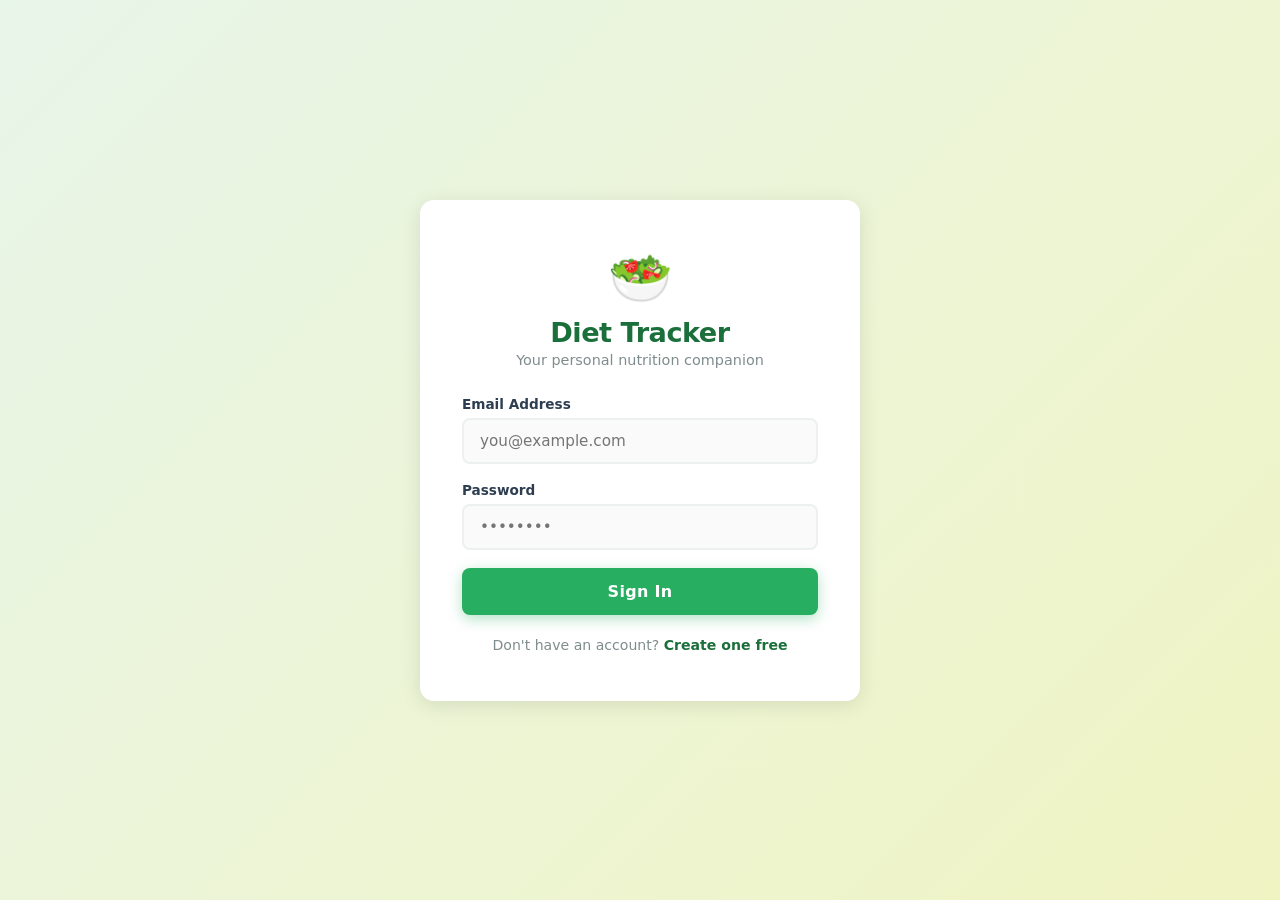
<file: src/main/Webapp/index.html>
<!DOCTYPE html>
<html lang="en">
<head>
    <meta charset="UTF-8">
    <meta name="viewport" content="width=device-width, initial-scale=1.0">
    <title>Diet Tracker — Login</title>
    <link rel="stylesheet" href="css/style.css">
</head>
<body>
<div class="page-center">
    <div class="auth-card">

        <div class="auth-logo">
            <span class="logo-icon">🥗</span>
            <h1>Diet Tracker</h1>
            <p>Your personal nutrition companion</p>
        </div>

        <div class="alert alert-error"  id="errorMsg"></div>
        <div class="alert alert-success" id="successMsg"></div>

        <div class="form-group">
            <label for="email">Email Address</label>
            <input type="email" id="email" placeholder="you@example.com" autocomplete="email">
        </div>

        <div class="form-group">
            <label for="password">Password</label>
            <input type="password" id="password" placeholder="••••••••" autocomplete="current-password">
        </div>

        <button class="btn btn-primary" id="loginBtn" onclick="handleLogin()">
            Sign In
        </button>

        <div class="auth-footer">
            Don't have an account? <a href="signup.html">Create one free</a>
        </div>
    </div>
</div>

<script>
    // Redirect if already logged in
    if (localStorage.getItem('userId')) {
        window.location.href = 'view-plans.html';
    }

    function showError(msg) {
        const el = document.getElementById('errorMsg');
        el.textContent = msg;
        el.classList.add('show');
        document.getElementById('successMsg').classList.remove('show');
    }

    function showSuccess(msg) {
        const el = document.getElementById('successMsg');
        el.textContent = msg;
        el.classList.add('show');
        document.getElementById('errorMsg').classList.remove('show');
    }

    async function handleLogin() {
        const email    = document.getElementById('email').value.trim();
        const password = document.getElementById('password').value;
        const btn      = document.getElementById('loginBtn');

        if (!email || !password) { showError('Please fill in all fields.'); return; }

        btn.disabled = true;
        btn.innerHTML = '<span class="spinner"></span> Signing in…';

        try {
            const res  = await fetch('/api/login', {
                method:  'POST',
                headers: { 'Content-Type': 'application/json' },
                body:    JSON.stringify({ email, password })
            });
            const data = await res.json();

            if (data.success) {
                localStorage.setItem('userId',   data.userId);
                localStorage.setItem('userName', data.name);
                showSuccess('Welcome back, ' + data.name + '! Redirecting…');
                setTimeout(() => window.location.href = 'view-plans.html', 800);
            } else {
                showError(data.message || 'Login failed.');
                btn.disabled = false;
                btn.textContent = 'Sign In';
            }
        } catch (e) {
            showError('Server error. Please try again.');
            btn.disabled = false;
            btn.textContent = 'Sign In';
        }
    }

    // Allow Enter key
    document.addEventListener('keydown', e => { if (e.key === 'Enter') handleLogin(); });
</script>
</body>
</html>
</file>
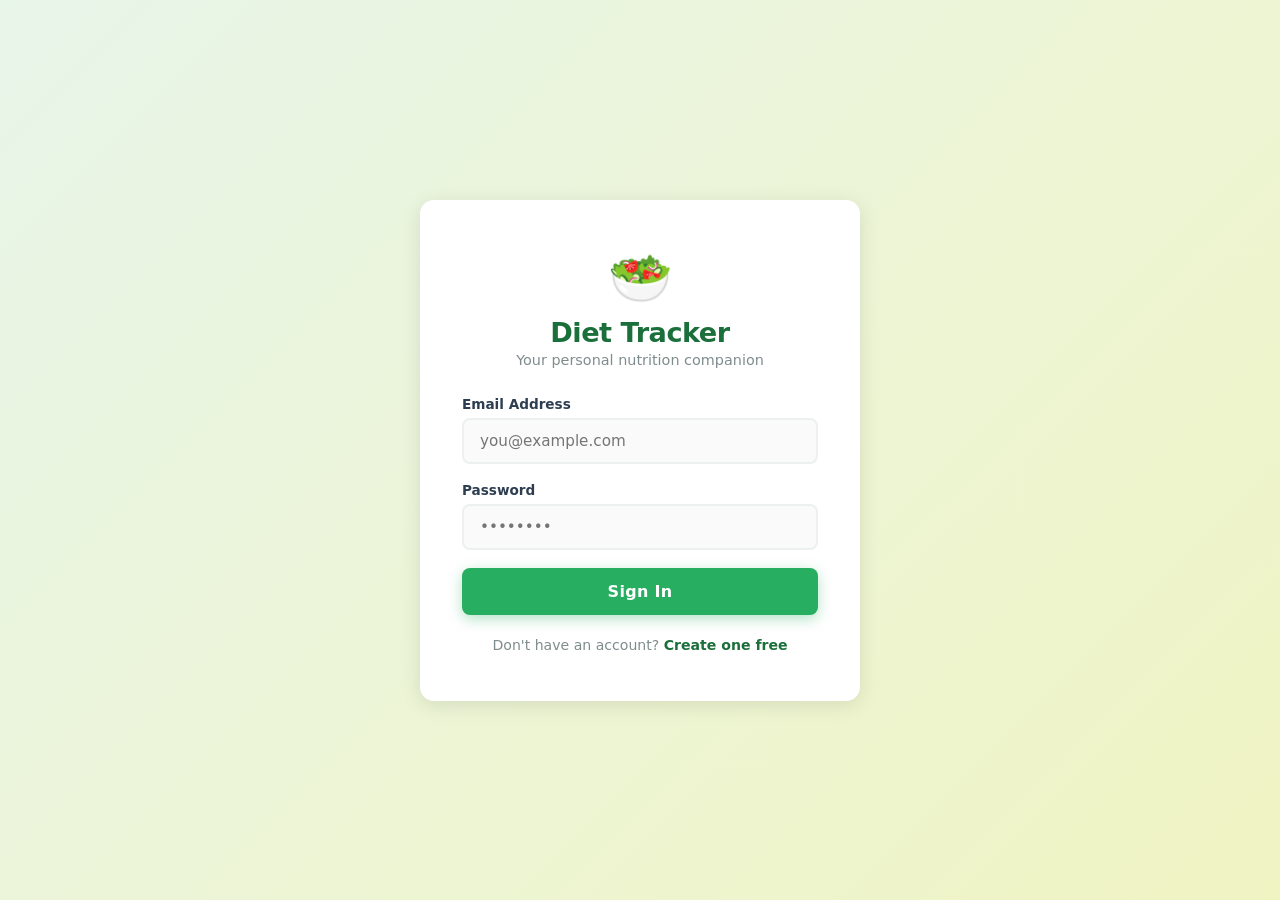
<file: src/main/Webapp/add-diet.html>
<!DOCTYPE html>
<html lang="en">
<head>
    <meta charset="UTF-8">
    <meta name="viewport" content="width=device-width, initial-scale=1.0">
    <title>Diet Tracker — Add Plan</title>
    <link rel="stylesheet" href="css/style.css">
    <style>
        .section-title {
            font-size: .8rem;
            font-weight: 700;
            text-transform: uppercase;
            letter-spacing: 1px;
            color: var(--gray);
            margin: 24px 0 12px;
        }
        .two-col { display: grid; grid-template-columns: 1fr 1fr; gap: 16px; }
        .meal-type-select {
            padding: 7px 10px;
            border: 1.5px solid var(--gray-light);
            border-radius: var(--radius-sm);
            font-family: var(--font);
            font-size: .85rem;
            background: #fafafa;
        }
        .total-bar {
            background: var(--green-pale);
            border: 2px solid var(--green-light);
            border-radius: var(--radius-sm);
            padding: 14px 20px;
            display: flex;
            justify-content: space-between;
            align-items: center;
            margin-top: 16px;
        }
        .total-bar .total-label { font-size: .9rem; color: var(--gray); font-weight: 600; }
        .total-bar .total-kcal  { font-size: 1.5rem; font-weight: 900; color: var(--green-dark); }
        .food-item-added { background: var(--green-pale) !important; }
        .search-hint { font-size: .8rem; color: var(--gray); margin-bottom: 8px; }
        .no-results  { text-align: center; padding: 24px; color: var(--gray); font-size: .9rem; }
    </style>
</head>
<body>

<!-- ── Layout ── -->
<div class="app-wrapper">

    <!-- Sidebar -->
    <aside class="sidebar">
        <div class="sidebar-logo">
            <span class="logo-icon">🥗</span>
            <h2>Diet Tracker</h2>
            <p id="sidebarName">Loading…</p>
        </div>
        <nav class="sidebar-nav">
            <a href="view-plans.html">
                <span class="nav-icon">📋</span>
                <span>My Plans</span>
            </a>
            <a href="add-diet.html" class="active">
                <span class="nav-icon">➕</span>
                <span>Add Plan</span>
            </a>
        </nav>
        <div class="sidebar-footer">
            <button class="btn btn-outline" onclick="logout()" style="width:100%">
                <span>🚪</span> <span>Logout</span>
            </button>
        </div>
    </aside>

    <!-- Main Content -->
    <main class="main-content">
        <div class="page-header">
            <h1>➕ Create Diet Plan</h1>
            <p>Search real food data and build your personalised meal plan</p>
        </div>

        <div class="alert alert-error"   id="errorMsg"></div>
        <div class="alert alert-success" id="successMsg"></div>

        <!-- ── Plan Details ── -->
        <div class="card">
            <div class="card-header"><h2>📝 Plan Details</h2></div>

            <div class="two-col">
                <div class="form-group">
                    <label for="planName">Plan Name *</label>
                    <input type="text" id="planName" placeholder="e.g. Monday Meal Plan">
                </div>
                <div class="form-group">
                    <label for="goal">Your Goal *</label>
                    <select id="goal">
                        <option value="">— Select goal —</option>
                        <option value="weight_loss">🔥 Weight Loss</option>
                        <option value="muscle_gain">💪 Muscle Gain</option>
                        <option value="maintenance">⚖️ Maintenance</option>
                        <option value="endurance">🏃 Endurance</option>
                    </select>
                </div>
            </div>

            <div class="form-group" style="max-width:200px">
                <label for="calorieTarget">Daily Calorie Target (kcal) *</label>
                <input type="number" id="calorieTarget" placeholder="2000" min="500" max="6000">
            </div>
        </div>

        <!-- ── Food Search ── -->
        <div class="card">
            <div class="card-header"><h2>🔍 Search Foods</h2></div>
            <p class="search-hint">Search using Open Food Facts database — completely free, no key needed.</p>

            <div class="search-row">
                <input type="text" id="foodSearch" placeholder="Search: apple, chicken, rice…" onkeydown="if(event.key==='Enter') searchFood()">
                <button class="btn btn-primary" onclick="searchFood()" id="searchBtn" style="width:auto; padding:12px 22px">
                    🔍 Search
                </button>
            </div>

            <div class="food-results" id="foodResults" style="display:none"></div>
        </div>

        <!-- ── Meal Builder ── -->
        <div class="card">
            <div class="card-header">
                <h2>🍽️ Meal Items</h2>
                <span id="itemCount" style="font-size:.85rem;color:var(--gray)">0 items added</span>
            </div>

            <div id="mealBuilderList">
                <div class="empty-state" id="emptyMealState">
                    <div class="empty-icon">🥦</div>
                    <h3>No food items yet</h3>
                    <p>Search for foods above and click to add them here</p>
                </div>
            </div>

            <!-- Running total -->
            <div class="total-bar" id="totalBar" style="display:none">
                <span class="total-label">🔥 Total Calories</span>
                <span class="total-kcal" id="totalKcal">0 kcal</span>
            </div>
        </div>

        <!-- ── Save ── -->
        <div style="display:flex; gap:14px; justify-content:flex-end; padding-bottom:40px">
            <a href="view-plans.html" class="btn btn-secondary">Cancel</a>
            <button class="btn btn-primary" onclick="savePlan()" id="saveBtn" style="width:auto;padding:14px 36px">
                💾 Save Diet Plan
            </button>
        </div>

    </main>
</div>

<script>
    /* ── Auth guard ───────────────────────── */
    const userId   = localStorage.getItem('userId');
    const userName = localStorage.getItem('userName');
    if (!userId) window.location.href = 'index.html';
    document.getElementById('sidebarName').textContent = userName || 'User';

    /* ── Meal items state ─────────────────── */
    let mealItems = [];   // { foodName, mealType, quantity, unit, kcal }

    /* ── Food Search ──────────────────────── */
    async function searchFood() {
        const query   = document.getElementById('foodSearch').value.trim();
        const btn     = document.getElementById('searchBtn');
        const results = document.getElementById('foodResults');

        if (!query) return;

        btn.disabled = true;
        btn.innerHTML = '<span class="spinner"></span>';
        results.style.display = 'block';
        results.innerHTML = '<p style="padding:16px;color:var(--gray);text-align:center">🔍 Searching Open Food Facts…</p>';

        try {
            const res  = await fetch('/api/food-search?q=' + encodeURIComponent(query));
            const data = await res.json();

            const products = data.products || [];
            if (products.length === 0) {
                results.innerHTML = '<p class="no-results">No results found. Try a different term.</p>';
                return;
            }

            results.innerHTML = '';
            products.forEach(p => {
                const name  = p.product_name || 'Unknown food';
                const n     = p.nutriments || {};
                const kcal  = Math.round(n['energy-kcal_100g'] || n['energy-kcal'] || 0);
                const prot  = Math.round(n['proteins_100g']    || 0);
                const carbs = Math.round(n['carbohydrates_100g'] || 0);
                const fat   = Math.round(n['fat_100g']         || 0);

                const div = document.createElement('div');
                div.className = 'food-item';
                div.innerHTML = `
                    <div>
                        <span class="food-name">${sanitize(name)}</span>
                        <small style="color:var(--gray);display:block;margin-top:2px">
                            P:${prot}g · C:${carbs}g · F:${fat}g per 100g
                        </small>
                    </div>
                    <span class="food-kcal">${kcal} kcal</span>
                `;
                div.onclick = () => addFoodItem({ foodName: name, kcal, div });
                results.appendChild(div);
            });

        } catch (e) {
            results.innerHTML = '<p class="no-results">⚠️ Could not reach food API. Check your connection.</p>';
        } finally {
            btn.disabled = false;
            btn.textContent = '🔍 Search';
        }
    }

    /* ── Add food to meal builder ─────────── */
    function addFoodItem({ foodName, kcal, div }) {
        const id = Date.now();
        mealItems.push({ id, foodName, mealType: 'breakfast', quantity: 100, unit: 'g', kcal });
        div.classList.add('food-item-added');
        renderMealBuilder();
    }

    /* ── Render meal builder rows ─────────── */
    function renderMealBuilder() {
        const list = document.getElementById('mealBuilderList');

        if (mealItems.length === 0) {
            list.innerHTML = `
                <div class="empty-state" id="emptyMealState">
                    <div class="empty-icon">🥦</div>
                    <h3>No food items yet</h3>
                    <p>Search for foods above and click to add them here</p>
                </div>`;
            document.getElementById('totalBar').style.display   = 'none';
            document.getElementById('itemCount').textContent    = '0 items added';
            return;
        }

        list.innerHTML = `
            <div class="meal-builder">
                <div class="meal-builder-item" style="font-weight:700;font-size:.8rem;color:var(--gray);border-bottom:2px solid var(--green-light)">
                    <span>Food Name</span><span>Meal</span><span>Qty</span><span>kcal</span><span></span>
                </div>
                ${mealItems.map(item => `
                <div class="meal-builder-item">
                    <span style="font-weight:600">${sanitize(item.foodName)}</span>
                    <select class="meal-type-select" onchange="updateItem(${item.id},'mealType',this.value)">
                        ${['breakfast','lunch','dinner','snack'].map(t =>
                            `<option value="${t}" ${item.mealType===t?'selected':''}>${t.charAt(0).toUpperCase()+t.slice(1)}</option>`
                        ).join('')}
                    </select>
                    <input type="number" value="${item.quantity}" min="1" style="width:70px"
                           onchange="updateItem(${item.id},'quantity',+this.value)">
                    <span style="color:var(--orange);font-weight:700">${calcKcal(item)} kcal</span>
                    <button class="remove-meal" onclick="removeItem(${item.id})">✕</button>
                </div>`).join('')}
            </div>`;

        const total = mealItems.reduce((s, i) => s + calcKcal(i), 0);
        document.getElementById('totalKcal').textContent  = total + ' kcal';
        document.getElementById('totalBar').style.display = 'flex';
        document.getElementById('itemCount').textContent  = mealItems.length + ' item' + (mealItems.length>1?'s':'') + ' added';
    }

    function calcKcal(item) {
        return Math.round((item.kcal / 100) * item.quantity);
    }

    function updateItem(id, field, value) {
        const item = mealItems.find(i => i.id === id);
        if (item) { item[field] = value; renderMealBuilder(); }
    }

    function removeItem(id) {
        mealItems = mealItems.filter(i => i.id !== id);
        renderMealBuilder();
    }

    /* ── Save Plan ────────────────────────── */
    async function savePlan() {
        const planName  = document.getElementById('planName').value.trim();
        const goal      = document.getElementById('goal').value;
        const calories  = parseInt(document.getElementById('calorieTarget').value);
        const btn       = document.getElementById('saveBtn');

        if (!planName)          { showError('Plan name is required.'); return; }
        if (!goal)              { showError('Please select a goal.'); return; }
        if (!calories || calories < 500) { showError('Enter a valid calorie target (min 500).'); return; }
        if (mealItems.length === 0) { showError('Add at least one food item.'); return; }

        btn.disabled = true;
        btn.innerHTML = '<span class="spinner"></span> Saving…';

        const meals = mealItems.map(i => ({
            mealType: i.mealType,
            foodName: i.foodName,
            quantity: i.quantity,
            unit:     i.unit,
            kcal:     calcKcal(i)
        }));

        try {
            const res  = await fetch('/api/diet-plans', {
                method:  'POST',
                headers: { 'Content-Type': 'application/json' },
                body:    JSON.stringify({ planName, goal, calories, meals })
            });
            const data = await res.json();

            if (data.success) {
                showSuccess('✅ Diet plan saved! Redirecting…');
                setTimeout(() => window.location.href = 'view-plans.html', 1000);
            } else {
                showError(data.message || 'Failed to save plan.');
                btn.disabled = false;
                btn.textContent = '💾 Save Diet Plan';
            }
        } catch (e) {
            showError('Server error. Please try again.');
            btn.disabled = false;
            btn.textContent = '💾 Save Diet Plan';
        }
    }

    /* ── Helpers ──────────────────────────── */
    function showError(msg) {
        const el = document.getElementById('errorMsg');
        el.textContent = msg; el.classList.add('show');
        document.getElementById('successMsg').classList.remove('show');
        window.scrollTo({top:0,behavior:'smooth'});
    }
    function showSuccess(msg) {
        const el = document.getElementById('successMsg');
        el.textContent = msg; el.classList.add('show');
        document.getElementById('errorMsg').classList.remove('show');
        window.scrollTo({top:0,behavior:'smooth'});
    }
    function sanitize(str) {
        const d = document.createElement('div');
        d.textContent = str;
        return d.innerHTML;
    }

    async function logout() {
        await fetch('/api/logout', { method: 'POST' });
        localStorage.clear();
        window.location.href = 'index.html';
    }
</script>
</body>
</html>
</file>
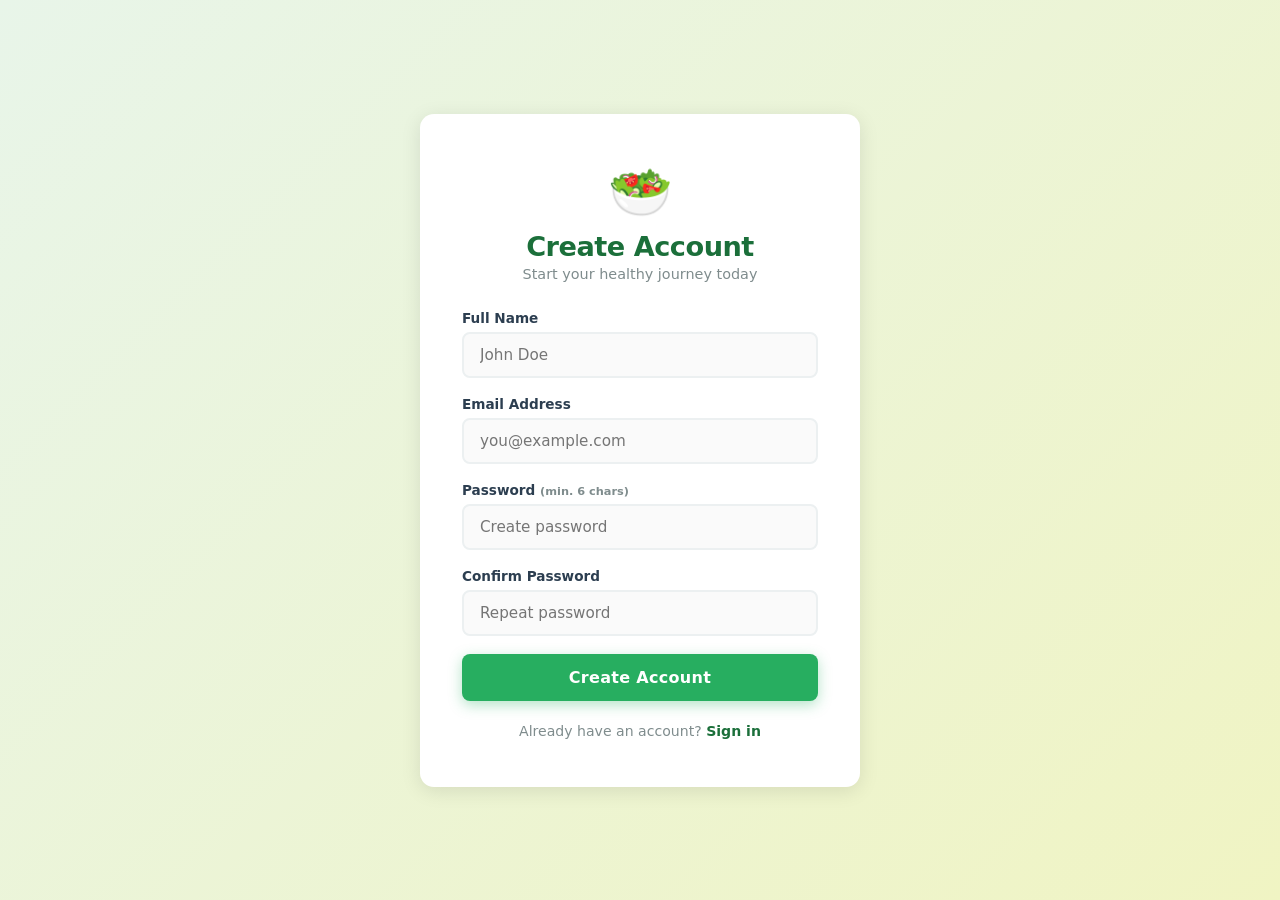
<file: src/main/Webapp/signup.html>
<!DOCTYPE html>
<html lang="en">
<head>
    <meta charset="UTF-8">
    <meta name="viewport" content="width=device-width, initial-scale=1.0">
    <title>Diet Tracker — Sign Up</title>
    <link rel="stylesheet" href="css/style.css">
</head>
<body>
<div class="page-center">
    <div class="auth-card">

        <div class="auth-logo">
            <span class="logo-icon">🥗</span>
            <h1>Create Account</h1>
            <p>Start your healthy journey today</p>
        </div>

        <div class="alert alert-error"   id="errorMsg"></div>
        <div class="alert alert-success" id="successMsg"></div>

        <div class="form-group">
            <label for="name">Full Name</label>
            <input type="text" id="name" placeholder="John Doe" autocomplete="name">
        </div>

        <div class="form-group">
            <label for="email">Email Address</label>
            <input type="email" id="email" placeholder="you@example.com" autocomplete="email">
        </div>

        <div class="form-group">
            <label for="password">Password <small style="color:var(--gray)">(min. 6 chars)</small></label>
            <input type="password" id="password" placeholder="Create password" autocomplete="new-password">
        </div>

        <div class="form-group">
            <label for="confirm">Confirm Password</label>
            <input type="password" id="confirm" placeholder="Repeat password">
        </div>

        <button class="btn btn-primary" id="signupBtn" onclick="handleSignup()">
            Create Account
        </button>

        <div class="auth-footer">
            Already have an account? <a href="index.html">Sign in</a>
        </div>
    </div>
</div>

<script>
    function showError(msg) {
        const el = document.getElementById('errorMsg');
        el.textContent = msg;
        el.classList.add('show');
        document.getElementById('successMsg').classList.remove('show');
    }

    function showSuccess(msg) {
        const el = document.getElementById('successMsg');
        el.textContent = msg;
        el.classList.add('show');
        document.getElementById('errorMsg').classList.remove('show');
    }

    async function handleSignup() {
        const name     = document.getElementById('name').value.trim();
        const email    = document.getElementById('email').value.trim();
        const password = document.getElementById('password').value;
        const confirm  = document.getElementById('confirm').value;
        const btn      = document.getElementById('signupBtn');

        if (!name || !email || !password) { showError('All fields are required.'); return; }
        if (password !== confirm)          { showError('Passwords do not match.'); return; }
        if (password.length < 6)           { showError('Password must be at least 6 characters.'); return; }

        btn.disabled = true;
        btn.innerHTML = '<span class="spinner"></span> Creating account…';

        try {
            const res  = await fetch('/api/signup', {
                method:  'POST',
                headers: { 'Content-Type': 'application/json' },
                body:    JSON.stringify({ name, email, password })
            });
            const data = await res.json();

            if (data.success) {
                localStorage.setItem('userId',   data.userId);
                localStorage.setItem('userName', data.name);
                showSuccess('Account created! Redirecting to your dashboard…');
                setTimeout(() => window.location.href = 'view-plans.html', 900);
            } else {
                showError(data.message || 'Signup failed.');
                btn.disabled = false;
                btn.textContent = 'Create Account';
            }
        } catch (e) {
            showError('Server error. Please try again.');
            btn.disabled = false;
            btn.textContent = 'Create Account';
        }
    }

    document.addEventListener('keydown', e => { if (e.key === 'Enter') handleSignup(); });
</script>
</body>
</html>
</file>
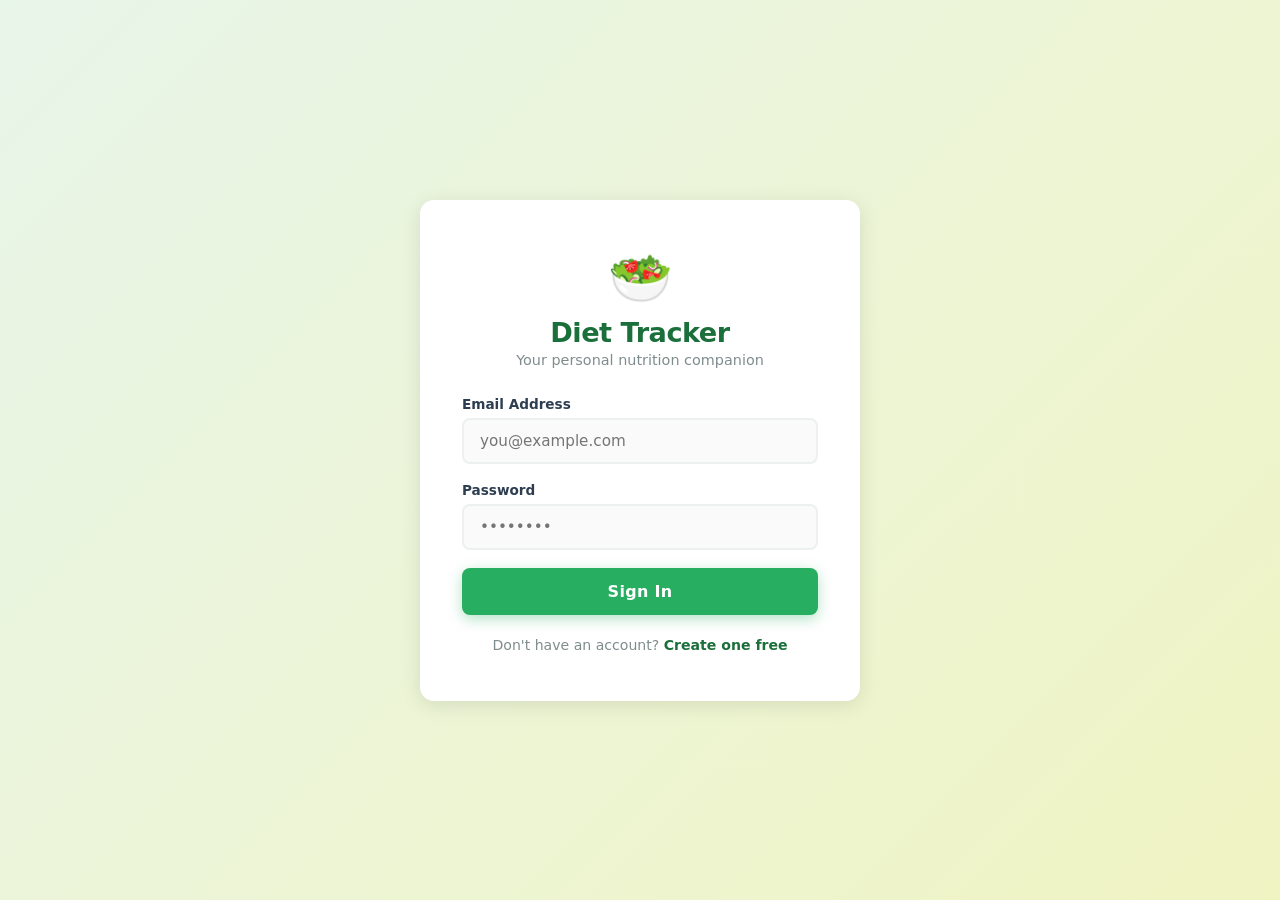
<file: src/main/Webapp/view-plans.html>
<!DOCTYPE html>
<html lang="en">
<head>
    <meta charset="UTF-8">
    <meta name="viewport" content="width=device-width, initial-scale=1.0">
    <title>Diet Tracker — My Plans</title>
    <link rel="stylesheet" href="css/style.css">
    <style>
        .welcome-banner {
            background: linear-gradient(135deg, var(--green-dark) 0%, #2ecc71 100%);
            border-radius: var(--radius);
            color: white;
            padding: 28px 32px;
            margin-bottom: 28px;
            display: flex;
            justify-content: space-between;
            align-items: center;
        }
        .welcome-banner h2 { font-size: 1.5rem; font-weight: 800; }
        .welcome-banner p  { opacity: .85; margin-top: 4px; font-size: .95rem; }
        .welcome-banner .banner-icon { font-size: 52px; }

        .goal-badge-lg {
            display: inline-block;
            padding: 4px 12px;
            border-radius: 20px;
            font-size: .78rem;
            font-weight: 700;
            text-transform: capitalize;
            letter-spacing: .3px;
        }
        .goal-weight_loss  { background:#fdebd0; color:#784212; }
        .goal-muscle_gain  { background:#d5f5e3; color:#1e8449; }
        .goal-maintenance  { background:#d6eaf8; color:#1a5276; }
        .goal-endurance    { background:#f9ebf9; color:#6c3483; }

        .kcal-progress {
            margin-top: 10px;
        }
        .progress-bar-bg {
            background: var(--gray-light);
            border-radius: 10px;
            height: 8px;
            overflow: hidden;
            margin-top: 5px;
        }
        .progress-bar-fill {
            height: 100%;
            border-radius: 10px;
            background: var(--green);
            transition: width .5s ease;
        }
        .progress-bar-fill.over { background: var(--red); }

        .plan-date { font-size: .75rem; color: var(--gray); margin-top: 6px; }

        /* Modal */
        .modal-overlay {
            display: none; position: fixed; inset: 0;
            background: rgba(0,0,0,.45); z-index: 999;
            align-items: center; justify-content: center;
        }
        .modal-overlay.open { display: flex; }
        .modal {
            background: var(--white);
            border-radius: var(--radius);
            padding: 32px;
            max-width: 520px; width: 90%;
            max-height: 85vh; overflow-y: auto;
            animation: fadeUp .25s ease both;
        }
        .modal h2 { font-size: 1.2rem; font-weight: 800; margin-bottom: 4px; }
        .modal-meta { color: var(--gray); font-size: .85rem; margin-bottom: 20px; }
        .modal-footer { display:flex; justify-content:flex-end; margin-top:20px; gap:12px; }
        .meal-section { margin-bottom: 16px; }
        .meal-section-title {
            font-size: .75rem; font-weight: 700; text-transform: uppercase;
            letter-spacing: 1px; color: var(--gray); margin-bottom: 8px;
        }
        .meal-row {
            display: flex; justify-content: space-between;
            padding: 8px 12px; background: var(--gray-light);
            border-radius: var(--radius-sm); margin-bottom: 6px;
            font-size: .88rem;
        }
        .meal-row .kcal-tag { color: var(--orange); font-weight: 700; }
    </style>
</head>
<body>

<div class="app-wrapper">

    <!-- Sidebar -->
    <aside class="sidebar">
        <div class="sidebar-logo">
            <span class="logo-icon">🥗</span>
            <h2>Diet Tracker</h2>
            <p id="sidebarName">Loading…</p>
        </div>
        <nav class="sidebar-nav">
            <a href="view-plans.html" class="active">
                <span class="nav-icon">📋</span>
                <span>My Plans</span>
            </a>
            <a href="add-diet.html">
                <span class="nav-icon">➕</span>
                <span>Add Plan</span>
            </a>
        </nav>
        <div class="sidebar-footer">
            <button class="btn btn-outline" onclick="logout()" style="width:100%">
                <span>🚪</span> <span>Logout</span>
            </button>
        </div>
    </aside>

    <!-- Main Content -->
    <main class="main-content">

        <!-- Welcome Banner -->
        <div class="welcome-banner">
            <div>
                <h2>Welcome back, <span id="bannerName">—</span>! 👋</h2>
                <p>Here are all your saved diet plans. Stay consistent!</p>
            </div>
            <span class="banner-icon">🥑</span>
        </div>

        <!-- Stats Row -->
        <div class="stats-grid" id="statsGrid">
            <div class="stat-card">
                <div class="stat-val" id="statTotal">—</div>
                <div class="stat-label">Total Plans</div>
            </div>
            <div class="stat-card orange">
                <div class="stat-val" id="statAvgCal">—</div>
                <div class="stat-label">Avg. Calories</div>
            </div>
            <div class="stat-card red">
                <div class="stat-val" id="statMeals">—</div>
                <div class="stat-label">Total Meals Logged</div>
            </div>
        </div>

        <!-- Page header -->
        <div class="page-header" style="display:flex;justify-content:space-between;align-items:center">
            <div>
                <h1>📋 My Diet Plans</h1>
                <p id="planSubtitle">Loading your plans…</p>
            </div>
            <a href="add-diet.html" class="btn btn-primary" style="width:auto;padding:12px 24px">
                ➕ New Plan
            </a>
        </div>

        <!-- Plans Grid -->
        <div id="plansGrid"></div>

    </main>
</div>

<!-- ── Detail Modal ── -->
<div class="modal-overlay" id="modalOverlay" onclick="closeModal(event)">
    <div class="modal" id="modalContent">
        <!-- filled by JS -->
    </div>
</div>

<script>
    /* ── Auth guard ───────────────────────── */
    const userId   = localStorage.getItem('userId');
    const userName = localStorage.getItem('userName');
    if (!userId) window.location.href = 'index.html';

    document.getElementById('sidebarName').textContent = userName || 'User';
    document.getElementById('bannerName').textContent  = (userName || 'User').split(' ')[0];

    /* ── Load plans ───────────────────────── */
    let allPlans = [];

    async function loadPlans() {
        const grid = document.getElementById('plansGrid');
        grid.innerHTML = '<p style="color:var(--gray);text-align:center;padding:40px">⏳ Loading plans…</p>';

        try {
            const res  = await fetch('/api/diet-plans');
            const data = await res.json();

            if (!data.success) {
                if (res.status === 401) { window.location.href = 'index.html'; return; }
                grid.innerHTML = '<p style="color:var(--red)">Failed to load plans.</p>';
                return;
            }

            allPlans = data.plans || [];
            renderStats(allPlans);
            renderPlans(allPlans);

        } catch (e) {
            grid.innerHTML = '<p style="color:var(--red);text-align:center;padding:40px">⚠️ Could not reach server.</p>';
        }
    }

    /* ── Stats ────────────────────────────── */
    function renderStats(plans) {
        document.getElementById('statTotal').textContent = plans.length;

        if (plans.length === 0) {
            document.getElementById('statAvgCal').textContent = '0';
            document.getElementById('statMeals').textContent  = '0';
            return;
        }

        const totalCal  = plans.reduce((s, p) => s + (p.calories || 0), 0);
        const totalMeals = plans.reduce((s, p) => s + (p.meals ? p.meals.length : 0), 0);

        document.getElementById('statAvgCal').textContent = Math.round(totalCal / plans.length).toLocaleString();
        document.getElementById('statMeals').textContent  = totalMeals;
    }

    /* ── Render Plans Grid ────────────────── */
    function renderPlans(plans) {
        const grid    = document.getElementById('plansGrid');
        const subtitle = document.getElementById('planSubtitle');

        if (plans.length === 0) {
            subtitle.textContent = 'No plans yet';
            grid.innerHTML = `
                <div class="empty-state">
                    <div class="empty-icon">🥗</div>
                    <h3>No diet plans yet</h3>
                    <p>Create your first personalised meal plan to get started</p>
                    <a href="add-diet.html" class="btn btn-primary" style="width:auto;padding:13px 30px">
                        ➕ Create First Plan
                    </a>
                </div>`;
            return;
        }

        subtitle.textContent = plans.length + ' plan' + (plans.length > 1 ? 's' : '') + ' saved';

        grid.innerHTML = `<div class="plans-grid">${plans.map(plan => planCard(plan)).join('')}</div>`;
    }

    /* ── Single Plan Card HTML ────────────── */
    function planCard(plan) {
        const mealCount  = plan.meals ? plan.meals.length : 0;
        const totalKcal  = plan.meals ? plan.meals.reduce((s, m) => s + (m.kcal || 0), 0) : 0;
        const pct        = plan.calories ? Math.min(100, Math.round((totalKcal / plan.calories) * 100)) : 0;
        const date       = plan.createdAt ? new Date(plan.createdAt).toLocaleDateString('en-IN', {day:'numeric',month:'short',year:'numeric'}) : '';

        const goalLabel = (plan.goal || '').replace('_', ' ');
        const previewMeals = (plan.meals || []).slice(0, 3);

        return `
        <div class="plan-card">
            <div class="plan-card-header">
                <h3>${sanitize(plan.planName || 'Unnamed Plan')}</h3>
                <span class="goal-badge goal-${plan.goal}">${goalLabel}</span>
            </div>
            <div class="plan-card-body">
                <div class="plan-meta">
                    <span>🔥 ${(plan.calories || 0).toLocaleString()} kcal target</span>
                    <span>🍽️ ${mealCount} item${mealCount !== 1 ? 's' : ''}</span>
                </div>

                <!-- Calorie progress bar -->
                <div class="kcal-progress">
                    <div style="display:flex;justify-content:space-between;font-size:.78rem;color:var(--gray)">
                        <span>Logged: ${totalKcal} kcal</span>
                        <span>${pct}%</span>
                    </div>
                    <div class="progress-bar-bg">
                        <div class="progress-bar-fill ${pct>=100?'over':''}" style="width:${pct}%"></div>
                    </div>
                </div>

                <!-- Meal preview -->
                ${previewMeals.length > 0 ? `
                <ul class="meal-list" style="margin-top:12px">
                    ${previewMeals.map(m => `
                    <li>
                        <span>
                            <span class="meal-badge ${m.mealType}">${m.mealType}</span>
                            &nbsp;${sanitize(m.foodName || '')}
                        </span>
                        <span style="color:var(--orange);font-weight:700">${m.kcal} kcal</span>
                    </li>`).join('')}
                    ${mealCount > 3 ? `<li style="color:var(--gray);font-size:.82rem;justify-content:center">+${mealCount - 3} more items…</li>` : ''}
                </ul>` : ''}

                <div class="plan-date">📅 ${date}</div>
            </div>

            <div class="plan-card-footer" style="justify-content:space-between">
                <button class="btn btn-outline" onclick="openModal('${plan.id}')" style="padding:8px 18px;font-size:.85rem">
                    👁️ View Details
                </button>
                <button class="btn btn-danger" onclick="deletePlan('${plan.id}', event)">
                    🗑️ Delete
                </button>
            </div>
        </div>`;
    }

    /* ── Detail Modal ─────────────────────── */
    function openModal(planId) {
        const plan = allPlans.find(p => p.id === planId);
        if (!plan) return;

        const meals     = plan.meals || [];
        const totalKcal = meals.reduce((s, m) => s + (m.kcal || 0), 0);
        const date      = plan.createdAt ? new Date(plan.createdAt).toLocaleDateString('en-IN', {dateStyle:'long'}) : '';

        // Group by meal type
        const groups = {};
        meals.forEach(m => {
            if (!groups[m.mealType]) groups[m.mealType] = [];
            groups[m.mealType].push(m);
        });

        const mealSections = Object.keys(groups).map(type => `
            <div class="meal-section">
                <div class="meal-section-title">${type}</div>
                ${groups[type].map(m => `
                <div class="meal-row">
                    <span>${sanitize(m.foodName)} <small style="color:var(--gray)">${m.quantity}g</small></span>
                    <span class="kcal-tag">${m.kcal} kcal</span>
                </div>`).join('')}
            </div>`).join('');

        document.getElementById('modalContent').innerHTML = `
            <h2>${sanitize(plan.planName)}</h2>
            <div class="modal-meta">
                <span class="goal-badge-lg goal-${plan.goal}">${(plan.goal||'').replace('_',' ')}</span>
                &nbsp; 🔥 ${(plan.calories||0).toLocaleString()} kcal target &nbsp;·&nbsp; 📅 ${date}
            </div>
            <hr style="border:none;border-top:1px solid var(--gray-light);margin:16px 0">
            ${meals.length === 0
                ? '<p style="color:var(--gray);text-align:center;padding:20px">No meal items in this plan.</p>'
                : mealSections
            }
            <div style="background:var(--green-pale);border-radius:var(--radius-sm);padding:12px 16px;display:flex;justify-content:space-between;margin-top:12px">
                <strong>Total Logged</strong>
                <strong style="color:var(--green-dark)">${totalKcal} kcal</strong>
            </div>
            <div class="modal-footer">
                <button class="btn btn-secondary" onclick="closeModal()">Close</button>
            </div>`;

        document.getElementById('modalOverlay').classList.add('open');
    }

    function closeModal(e) {
        if (!e || e.target === document.getElementById('modalOverlay'))
            document.getElementById('modalOverlay').classList.remove('open');
    }

    /* ── Delete Plan ──────────────────────── */
    async function deletePlan(planId, event) {
        event.stopPropagation();
        if (!confirm('Delete this diet plan? This cannot be undone.')) return;

        try {
            const res  = await fetch('/api/diet-plans/' + planId, { method: 'DELETE' });
            const data = await res.json();

            if (data.success) {
                allPlans = allPlans.filter(p => p.id !== planId);
                renderStats(allPlans);
                renderPlans(allPlans);
            } else {
                alert('Could not delete plan: ' + data.message);
            }
        } catch (e) {
            alert('Server error while deleting.');
        }
    }

    /* ── Helpers ──────────────────────────── */
    function sanitize(str) {
        const d = document.createElement('div');
        d.textContent = str || '';
        return d.innerHTML;
    }

    async function logout() {
        await fetch('/api/logout', { method: 'POST' });
        localStorage.clear();
        window.location.href = 'index.html';
    }

    /* ── Keyboard shortcut: Esc closes modal ─ */
    document.addEventListener('keydown', e => { if (e.key === 'Escape') closeModal(); });

    // Boot
    loadPlans();
</script>
</body>
</html>
</file>
<file: src/main/Webapp/css/style.css>
/* ──────────────────────────────────────────────
   Diet Tracker  ·  Global Stylesheet
   Theme: Fresh greens + warm accent (food mood)
   ────────────────────────────────────────────── */

/* ── Variables ─────────────────────────────── */
:root {
    --green-dark:   #1b6f3a;
    --green:        #27ae60;
    --green-light:  #a8e6c0;
    --green-pale:   #eafaf1;
    --orange:       #e67e22;
    --orange-light: #fdebd0;
    --red:          #e74c3c;
    --gray-dark:    #2c3e50;
    --gray:         #7f8c8d;
    --gray-light:   #ecf0f1;
    --white:        #ffffff;
    --shadow:       0 4px 20px rgba(0,0,0,.10);
    --radius:       14px;
    --radius-sm:    8px;
    --font:         'Segoe UI', system-ui, sans-serif;
}

/* ── Reset ──────────────────────────────────── */
*, *::before, *::after { box-sizing: border-box; margin: 0; padding: 0; }

html { scroll-behavior: smooth; }

body {
    font-family: var(--font);
    background: linear-gradient(135deg, #e8f5e9 0%, #f0f4c3 100%);
    min-height: 100vh;
    color: var(--gray-dark);
}

a { color: var(--green-dark); text-decoration: none; }
a:hover { text-decoration: underline; }

/* ── Page wrapper ───────────────────────────── */
.page-center {
    display: flex;
    align-items: center;
    justify-content: center;
    min-height: 100vh;
    padding: 24px;
}

/* ── Auth Card (Login / Signup) ─────────────── */
.auth-card {
    background: var(--white);
    border-radius: var(--radius);
    box-shadow: var(--shadow);
    padding: 48px 42px;
    width: 100%;
    max-width: 440px;
    animation: fadeUp .4s ease both;
}

.auth-logo {
    text-align: center;
    margin-bottom: 28px;
}

.auth-logo .logo-icon {
    font-size: 52px;
    display: block;
    margin-bottom: 8px;
}

.auth-logo h1 {
    font-size: 1.7rem;
    font-weight: 800;
    color: var(--green-dark);
    letter-spacing: -.5px;
}

.auth-logo p {
    color: var(--gray);
    font-size: .9rem;
    margin-top: 4px;
}

/* ── Form Elements ──────────────────────────── */
.form-group {
    margin-bottom: 18px;
}

.form-group label {
    display: block;
    font-size: .85rem;
    font-weight: 600;
    margin-bottom: 6px;
    color: var(--gray-dark);
}

.form-group input,
.form-group select,
.form-group textarea {
    width: 100%;
    padding: 12px 16px;
    border: 2px solid var(--gray-light);
    border-radius: var(--radius-sm);
    font-size: .95rem;
    font-family: var(--font);
    transition: border-color .2s;
    background: #fafafa;
}

.form-group input:focus,
.form-group select:focus,
.form-group textarea:focus {
    outline: none;
    border-color: var(--green);
    background: var(--white);
}

/* ── Buttons ────────────────────────────────── */
.btn {
    display: inline-flex;
    align-items: center;
    justify-content: center;
    gap: 8px;
    padding: 12px 26px;
    border-radius: var(--radius-sm);
    font-size: .95rem;
    font-weight: 700;
    font-family: var(--font);
    cursor: pointer;
    border: none;
    transition: transform .15s, box-shadow .15s, opacity .2s;
}

.btn:active { transform: scale(.97); }

.btn-primary {
    background: var(--green);
    color: var(--white);
    width: 100%;
    padding: 14px;
    font-size: 1rem;
    letter-spacing: .3px;
    box-shadow: 0 4px 14px rgba(39,174,96,.35);
}
.btn-primary:hover { background: var(--green-dark); box-shadow: 0 6px 18px rgba(27,111,58,.4); }

.btn-secondary {
    background: var(--gray-light);
    color: var(--gray-dark);
}
.btn-secondary:hover { background: #dde4e6; }

.btn-danger {
    background: var(--red);
    color: var(--white);
    padding: 8px 16px;
    font-size: .85rem;
}
.btn-danger:hover { opacity: .85; }

.btn-outline {
    background: transparent;
    border: 2px solid var(--green);
    color: var(--green-dark);
    padding: 10px 22px;
}
.btn-outline:hover { background: var(--green-pale); }

/* ── Auth footer link ───────────────────────── */
.auth-footer {
    text-align: center;
    margin-top: 22px;
    font-size: .88rem;
    color: var(--gray);
}
.auth-footer a { color: var(--green-dark); font-weight: 600; }

/* ── Alert Messages ─────────────────────────── */
.alert {
    padding: 12px 16px;
    border-radius: var(--radius-sm);
    font-size: .88rem;
    margin-bottom: 16px;
    display: none;
}
.alert.show { display: block; }
.alert-error   { background: #fdecea; border-left: 4px solid var(--red);   color: #922b21; }
.alert-success { background: var(--green-pale); border-left: 4px solid var(--green); color: var(--green-dark); }

/* ── Dashboard Layout ───────────────────────── */
.app-wrapper {
    display: flex;
    min-height: 100vh;
}

/* Sidebar */
.sidebar {
    width: 240px;
    background: var(--green-dark);
    color: var(--white);
    display: flex;
    flex-direction: column;
    padding: 0;
    flex-shrink: 0;
    position: fixed;
    top: 0; left: 0;
    height: 100vh;
    z-index: 100;
}

.sidebar-logo {
    padding: 28px 24px 20px;
    border-bottom: 1px solid rgba(255,255,255,.12);
}
.sidebar-logo .logo-icon { font-size: 32px; }
.sidebar-logo h2 { font-size: 1.1rem; font-weight: 800; margin-top: 6px; }
.sidebar-logo p  { font-size: .75rem; opacity: .65; margin-top: 2px; }

.sidebar-nav { flex: 1; padding: 16px 0; }

.sidebar-nav a {
    display: flex;
    align-items: center;
    gap: 12px;
    padding: 13px 24px;
    color: rgba(255,255,255,.8);
    font-size: .93rem;
    font-weight: 500;
    transition: background .2s, color .2s;
}
.sidebar-nav a:hover { background: rgba(255,255,255,.1); color: var(--white); text-decoration: none; }
.sidebar-nav a.active { background: var(--green); color: var(--white); font-weight: 700; }
.sidebar-nav .nav-icon { font-size: 1.2rem; }

.sidebar-footer {
    padding: 20px 24px;
    border-top: 1px solid rgba(255,255,255,.12);
}

/* Main content */
.main-content {
    margin-left: 240px;
    flex: 1;
    padding: 32px 36px;
    min-height: 100vh;
}

.page-header {
    margin-bottom: 30px;
}
.page-header h1 {
    font-size: 1.8rem;
    font-weight: 800;
    color: var(--green-dark);
}
.page-header p {
    color: var(--gray);
    margin-top: 4px;
    font-size: .95rem;
}

/* ── Cards ──────────────────────────────────── */
.card {
    background: var(--white);
    border-radius: var(--radius);
    box-shadow: var(--shadow);
    padding: 28px;
    margin-bottom: 24px;
}

.card-header {
    display: flex;
    align-items: center;
    justify-content: space-between;
    margin-bottom: 20px;
}
.card-header h2 {
    font-size: 1.1rem;
    font-weight: 700;
    color: var(--gray-dark);
}

/* ── Stats Row ──────────────────────────────── */
.stats-grid {
    display: grid;
    grid-template-columns: repeat(auto-fit, minmax(160px, 1fr));
    gap: 18px;
    margin-bottom: 28px;
}

.stat-card {
    background: var(--white);
    border-radius: var(--radius);
    padding: 22px 20px;
    box-shadow: var(--shadow);
    text-align: center;
    border-top: 4px solid var(--green);
}
.stat-card.orange { border-top-color: var(--orange); }
.stat-card.red    { border-top-color: var(--red); }

.stat-card .stat-val {
    font-size: 2rem;
    font-weight: 900;
    color: var(--green-dark);
}
.stat-card.orange .stat-val { color: var(--orange); }
.stat-card.red    .stat-val { color: var(--red); }

.stat-card .stat-label {
    font-size: .8rem;
    color: var(--gray);
    margin-top: 4px;
    text-transform: uppercase;
    letter-spacing: .5px;
}

/* ── Diet Plan Cards (View page) ────────────── */
.plans-grid {
    display: grid;
    grid-template-columns: repeat(auto-fill, minmax(300px, 1fr));
    gap: 22px;
}

.plan-card {
    background: var(--white);
    border-radius: var(--radius);
    box-shadow: var(--shadow);
    overflow: hidden;
    transition: transform .2s;
}
.plan-card:hover { transform: translateY(-3px); }

.plan-card-header {
    background: linear-gradient(135deg, var(--green-dark), var(--green));
    color: var(--white);
    padding: 18px 20px;
}
.plan-card-header h3 { font-size: 1rem; font-weight: 800; }
.plan-card-header .goal-badge {
    display: inline-block;
    background: rgba(255,255,255,.25);
    border-radius: 20px;
    padding: 3px 10px;
    font-size: .75rem;
    margin-top: 6px;
}

.plan-card-body { padding: 16px 20px; }

.plan-meta {
    display: flex;
    gap: 16px;
    margin-bottom: 14px;
    font-size: .85rem;
    color: var(--gray);
}
.plan-meta span { display: flex; align-items: center; gap: 4px; }

.meal-list { list-style: none; }
.meal-list li {
    display: flex;
    justify-content: space-between;
    padding: 6px 0;
    font-size: .88rem;
    border-bottom: 1px solid var(--gray-light);
}
.meal-list li:last-child { border-bottom: none; }
.meal-badge {
    font-size: .72rem;
    font-weight: 700;
    padding: 2px 8px;
    border-radius: 20px;
    background: var(--green-light);
    color: var(--green-dark);
    text-transform: capitalize;
}
.meal-badge.lunch   { background: #fdebd0; color: #784212; }
.meal-badge.dinner  { background: #d6eaf8; color: #1a5276; }
.meal-badge.snack   { background: #fdf2f8; color: #76448a; }

.plan-card-footer {
    padding: 12px 20px;
    border-top: 1px solid var(--gray-light);
    display: flex;
    justify-content: flex-end;
}

/* ── Food Search (Add-diet page) ─────────────── */
.search-row {
    display: flex;
    gap: 12px;
    margin-bottom: 18px;
}
.search-row input { flex: 1; }
.search-row button { flex-shrink: 0; }

.food-results {
    max-height: 260px;
    overflow-y: auto;
    border: 2px solid var(--gray-light);
    border-radius: var(--radius-sm);
    padding: 6px;
}

.food-item {
    display: flex;
    justify-content: space-between;
    align-items: center;
    padding: 10px 12px;
    border-radius: var(--radius-sm);
    cursor: pointer;
    transition: background .15s;
    font-size: .9rem;
}
.food-item:hover { background: var(--green-pale); }
.food-item .food-name { font-weight: 600; }
.food-item .food-kcal { color: var(--orange); font-weight: 700; font-size: .85rem; }

/* ── Meal builder ───────────────────────────── */
.meal-builder { margin-top: 20px; }
.meal-builder-item {
    display: grid;
    grid-template-columns: 1fr 80px 90px 80px auto;
    gap: 10px;
    align-items: center;
    padding: 10px 0;
    border-bottom: 1px solid var(--gray-light);
    font-size: .88rem;
}
.meal-builder-item:last-child { border-bottom: none; }
.meal-builder-item input {
    width: 100%;
    padding: 7px 10px;
    border: 1.5px solid var(--gray-light);
    border-radius: var(--radius-sm);
}

.remove-meal {
    background: none;
    border: none;
    cursor: pointer;
    font-size: 1.2rem;
    color: var(--red);
    line-height: 1;
}

/* ── Empty state ────────────────────────────── */
.empty-state {
    text-align: center;
    padding: 60px 20px;
    color: var(--gray);
}
.empty-state .empty-icon { font-size: 56px; margin-bottom: 12px; }
.empty-state h3 { font-size: 1.1rem; color: var(--gray-dark); margin-bottom: 8px; }
.empty-state p  { font-size: .9rem; margin-bottom: 20px; }

/* ── Loading Spinner ────────────────────────── */
.spinner {
    display: inline-block;
    width: 20px; height: 20px;
    border: 3px solid rgba(255,255,255,.4);
    border-top-color: #fff;
    border-radius: 50%;
    animation: spin .7s linear infinite;
    vertical-align: middle;
}

/* ── Animations ─────────────────────────────── */
@keyframes fadeUp {
    from { opacity: 0; transform: translateY(20px); }
    to   { opacity: 1; transform: translateY(0);     }
}
@keyframes spin {
    to { transform: rotate(360deg); }
}

/* ── Responsive ─────────────────────────────── */
@media (max-width: 768px) {
    .sidebar   { width: 64px; }
    .sidebar-logo h2, .sidebar-logo p,
    .sidebar-nav a span:not(.nav-icon),
    .sidebar-footer .btn span { display: none; }
    .main-content { margin-left: 64px; padding: 20px 16px; }
    .meal-builder-item {
        grid-template-columns: 1fr 1fr;
        grid-template-rows: auto auto;
    }
    .plans-grid { grid-template-columns: 1fr; }
}
</file>
